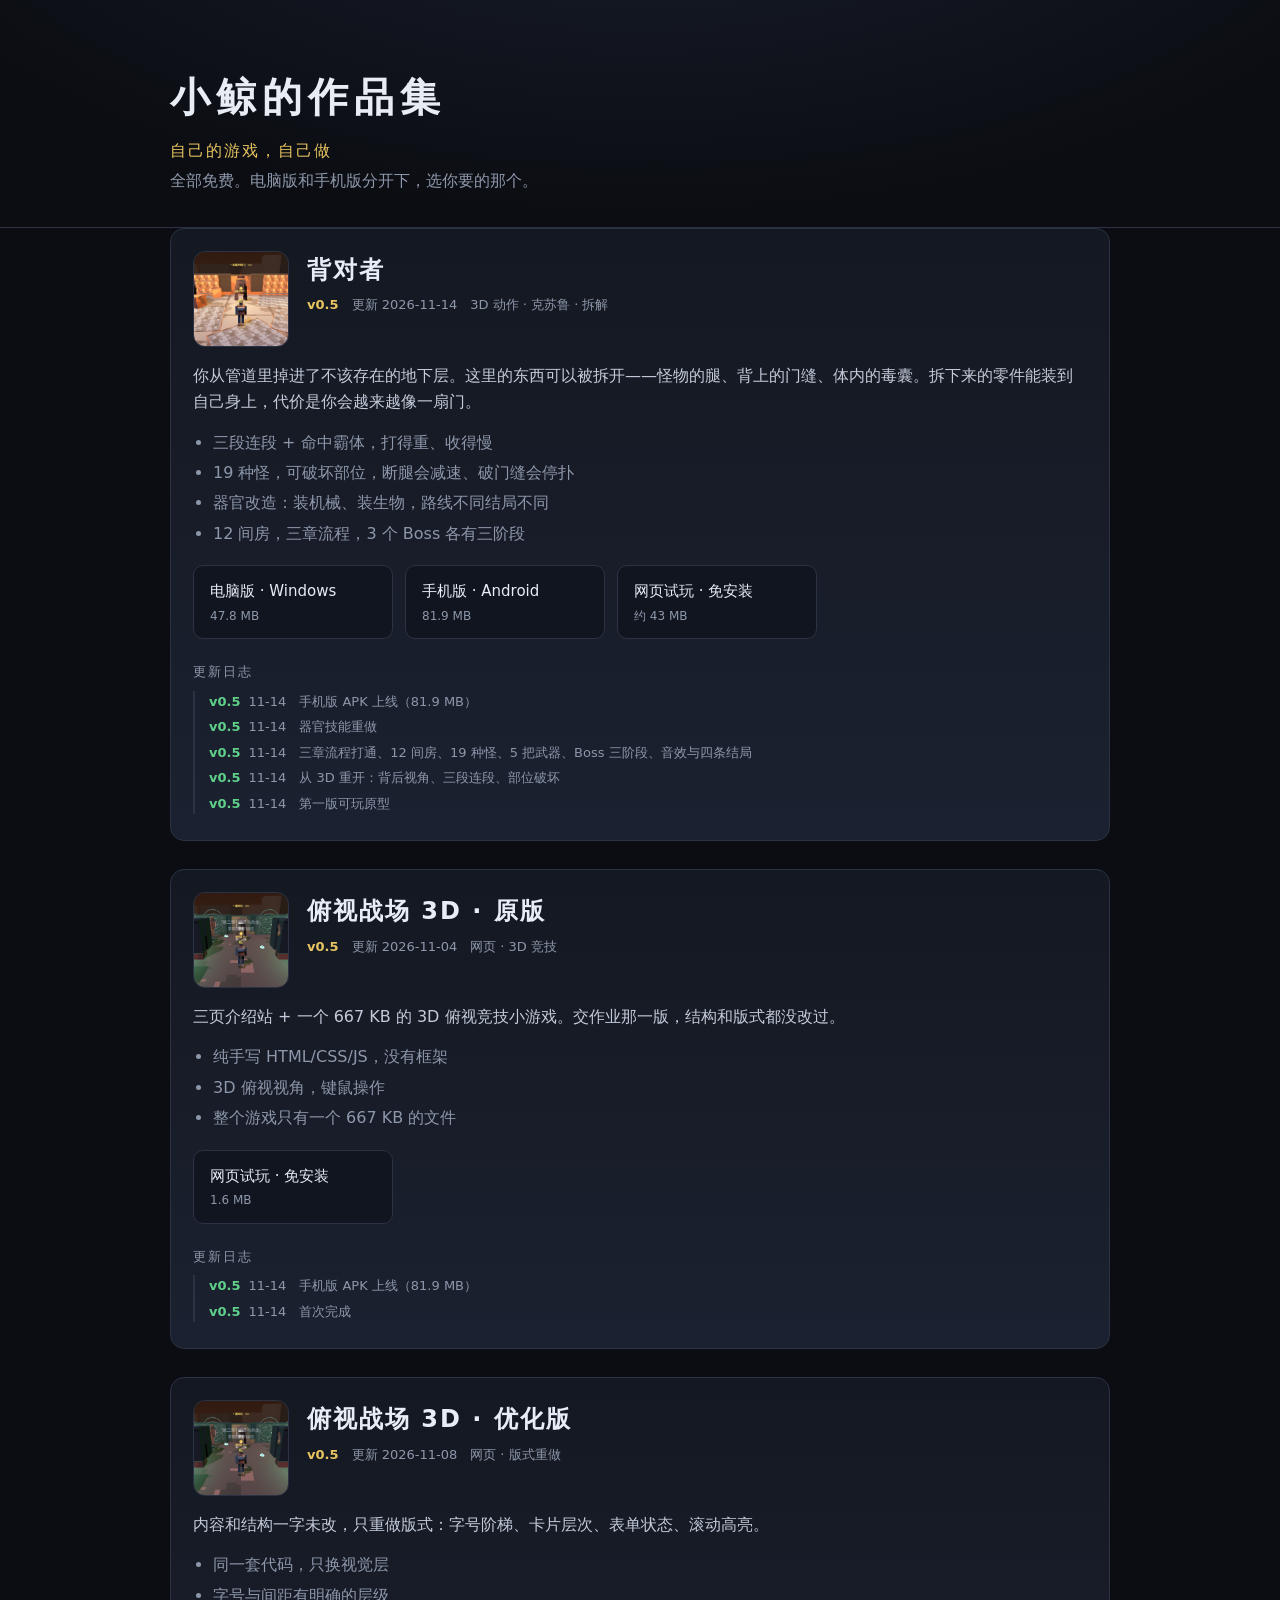
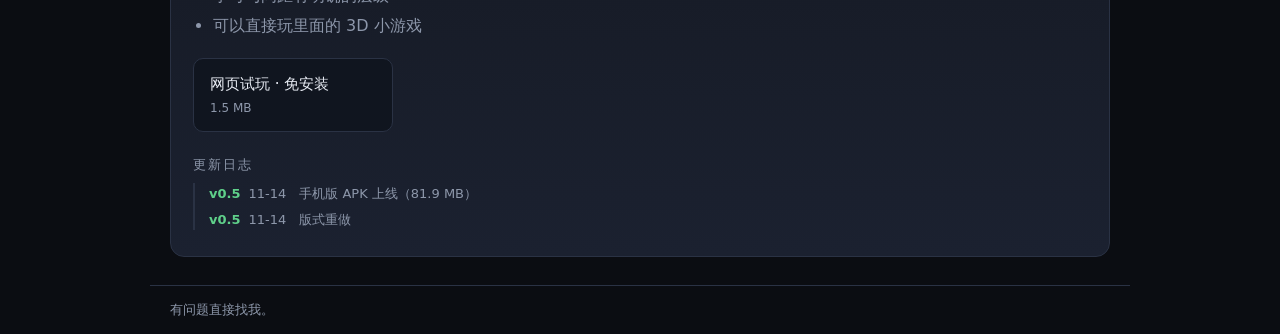
<file: index.html>
<!DOCTYPE html>
<html lang="zh-CN">
<head>
<meta charset="utf-8">
<meta name="viewport" content="width=device-width, initial-scale=1">
<title>小鲸的作品集</title>
<link rel="stylesheet" href="styles.css">
</head>
<body>
<header class="hero">
  <div class="wrap">
    <h1 id="site-title">小鲸的作品集</h1>
    <p class="tag" id="site-sub">自己的游戏，自己做</p>
    <p class="desc" id="site-desc"></p>
  </div>
</header>

<main class="wrap" id="games"></main>

<footer class="wrap">
  <p id="site-footer"></p>
</footer>

<script src="games.js"></script>
<script src="app.js"></script>
</body>
</html>
</file>
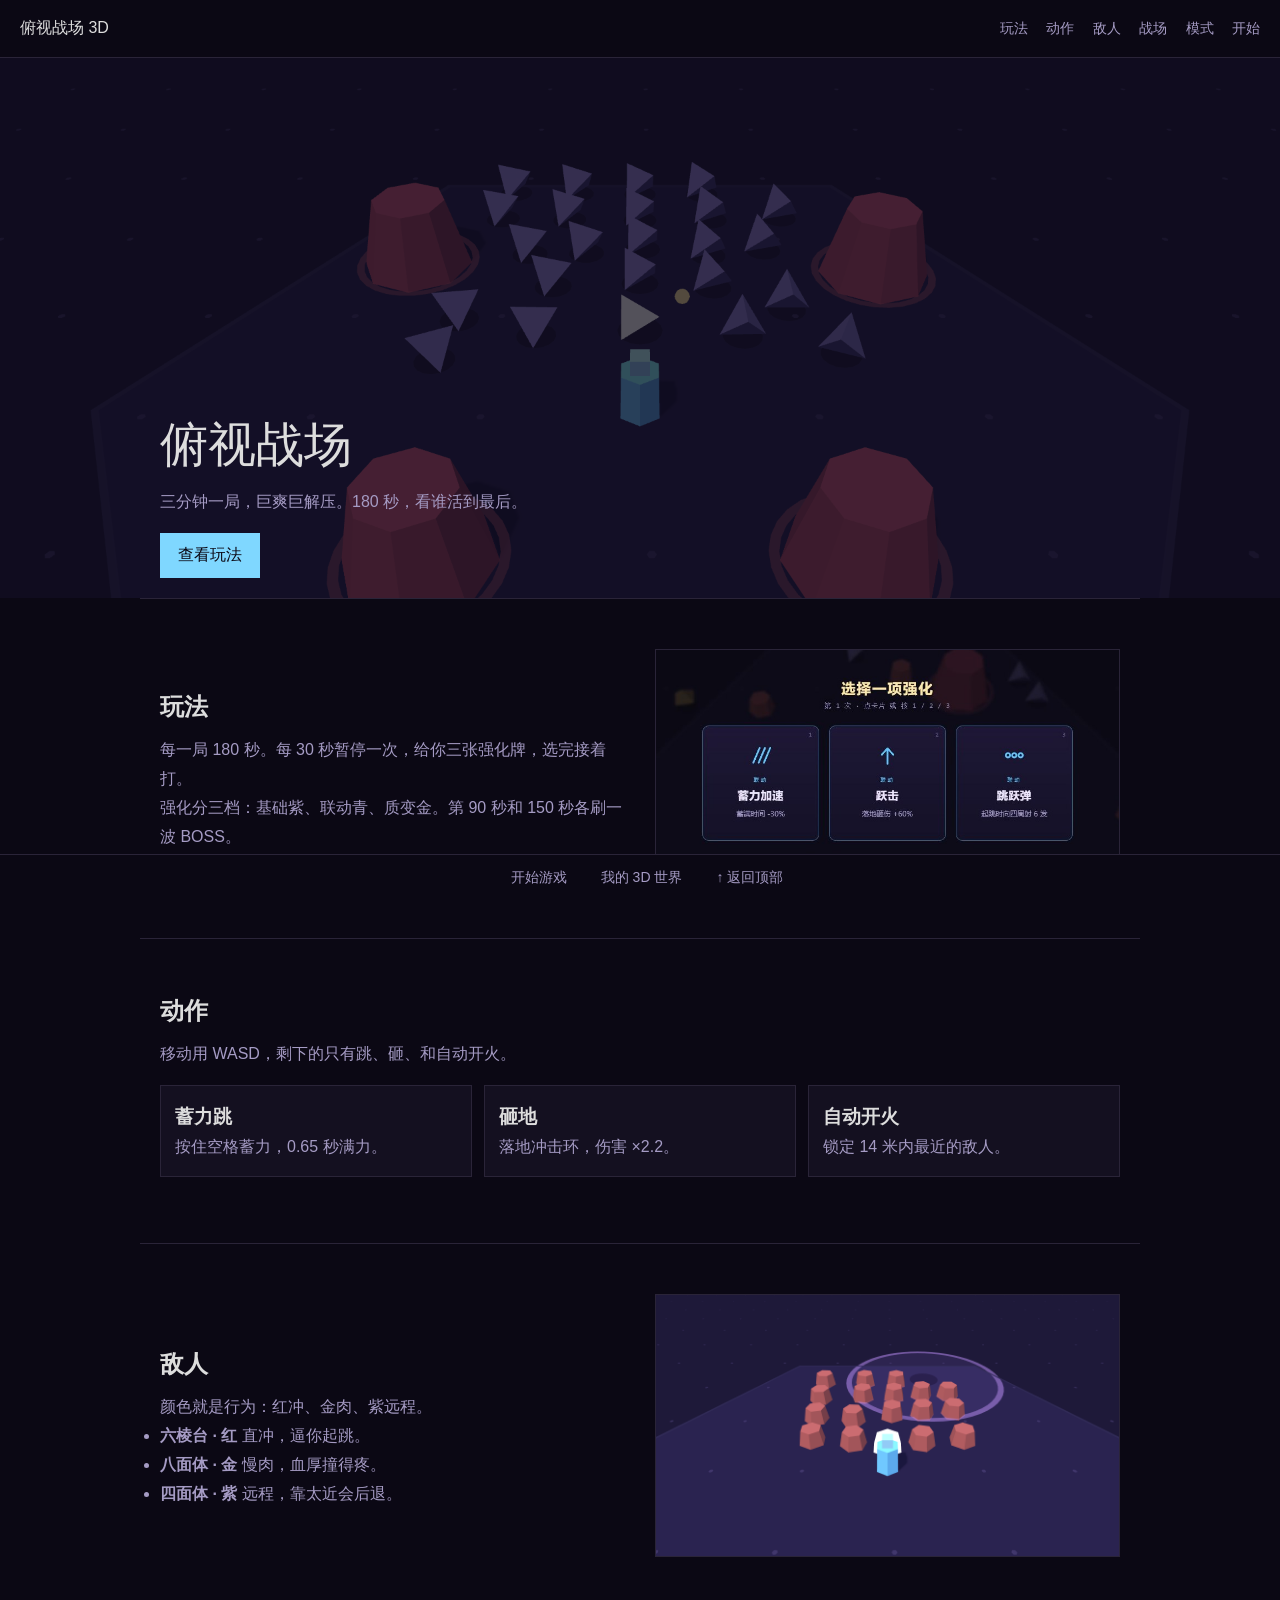
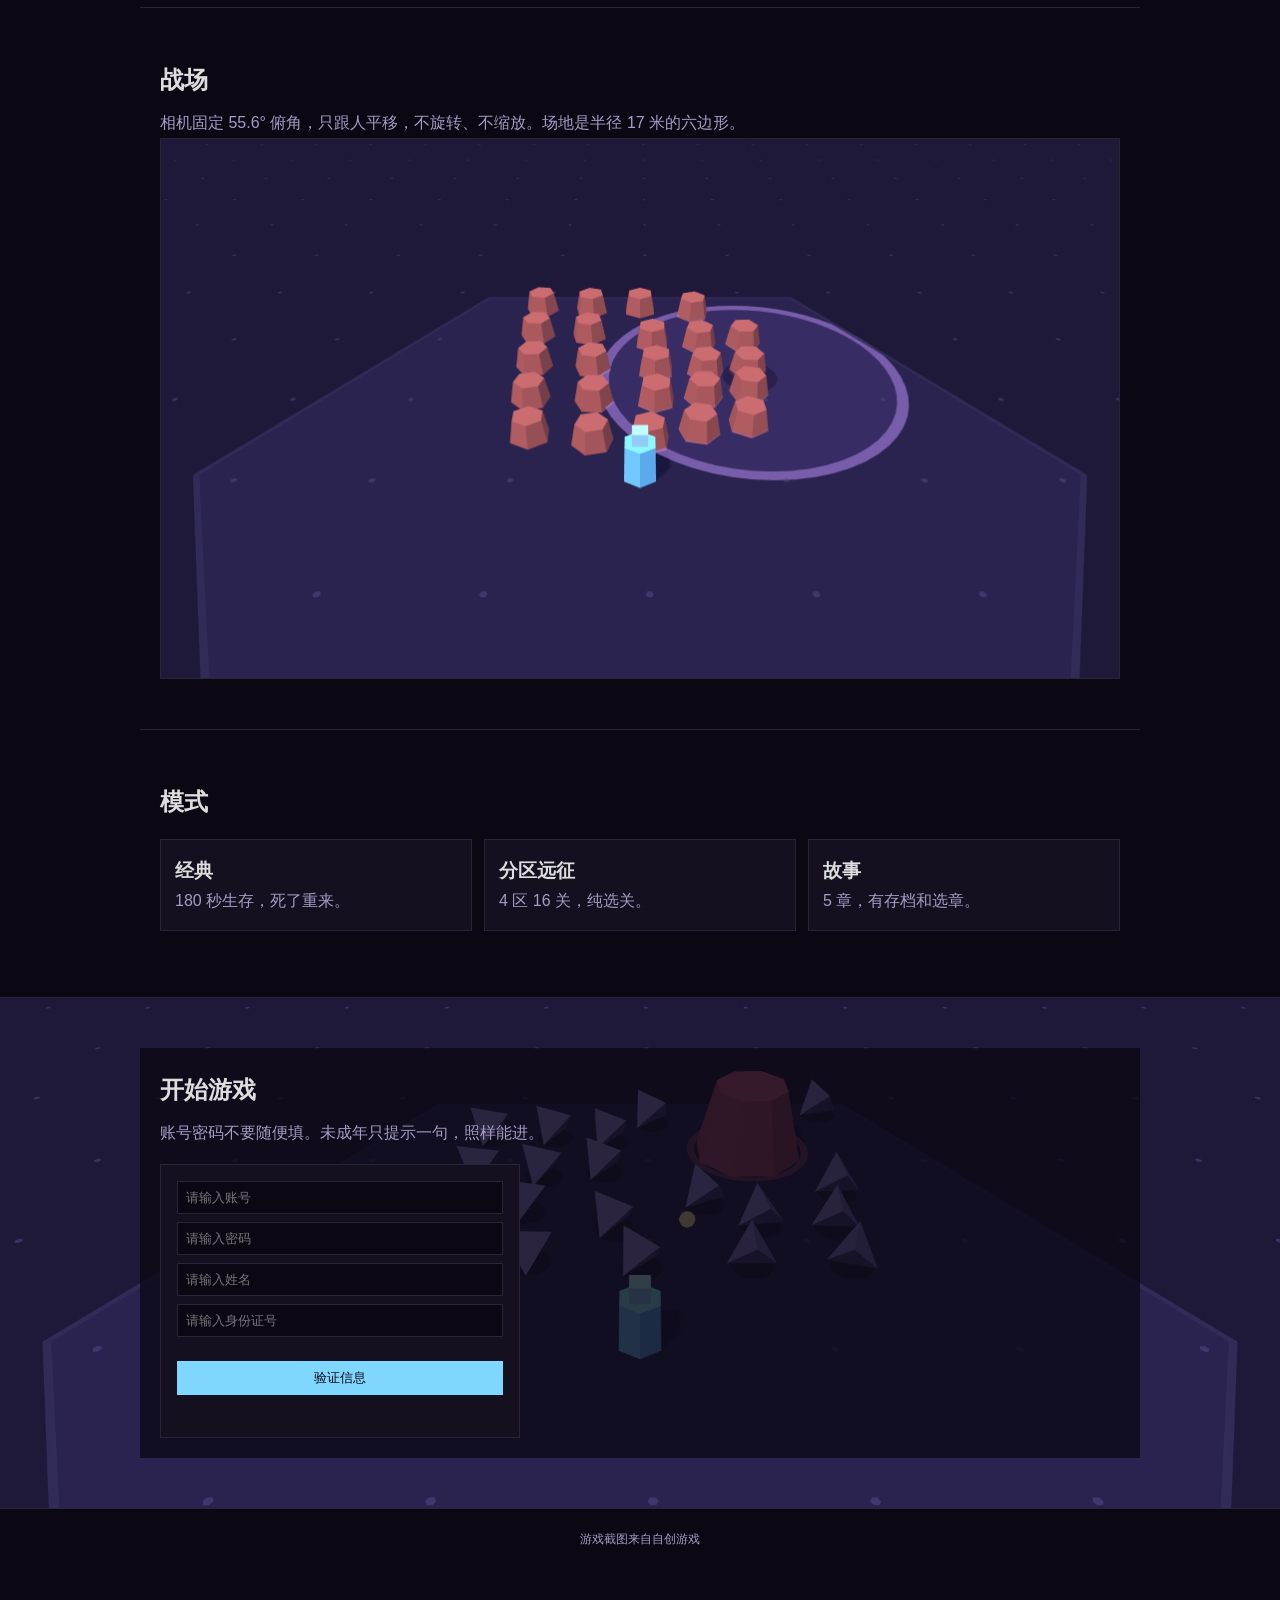
<file: games/fps3d-orig/index.html>
<!DOCTYPE html>
<html lang="zh-CN">
<head>
  <meta charset="UTF-8">
  <meta name="viewport" content="width=device-width, initial-scale=1.0">
  <title>俯视战场 3D</title>
  <link rel="stylesheet" href="css/style.css">
</head>
<body>
  <header>
    <div class="logo">俯视战场 3D</div>
    <nav>
      <a href="#play">玩法</a>
      <a href="#action">动作</a>
      <a href="#enemy">敌人</a>
      <a href="#battlefield">战场</a>
      <a href="#modes">模式</a>
      <a href="#startGame">开始</a>
    </nav>
  </header>

  <div class="hero" id="intro">
    <div class="wrap">
      <h1>俯视战场</h1>
      <p>三分钟一局，巨爽巨解压。180 秒，看谁活到最后。</p>
      <a class="btn" href="#play">查看玩法</a>
    </div>
  </div>

  <main>
    <section class="row" id="play">
      <div>
        <h2>玩法</h2>
        <p>每一局 180 秒。每 30 秒暂停一次，给你三张强化牌，选完接着打。</p>
        <p>强化分三档：基础紫、联动青、质变金。第 90 秒和 150 秒各刷一波 BOSS。</p>
      </div>
      <img src="assets/images/upgrade.jpg" alt="强化三选一">
    </section>

    <section id="action">
      <h2>动作</h2>
      <p>移动用 WASD，剩下的只有跳、砸、和自动开火。</p>
      <div class="cards">
        <div class="card"><h3>蓄力跳</h3><p>按住空格蓄力，0.65 秒满力。</p></div>
        <div class="card"><h3>砸地</h3><p>落地冲击环，伤害 ×2.2。</p></div>
        <div class="card"><h3>自动开火</h3><p>锁定 14 米内最近的敌人。</p></div>
      </div>
    </section>

    <section class="row" id="enemy">
      <div>
        <h2>敌人</h2>
        <p>颜色就是行为：红冲、金肉、紫远程。</p>
        <ul>
          <li><b>六棱台 · 红</b> 直冲，逼你起跳。</li>
          <li><b>八面体 · 金</b> 慢肉，血厚撞得疼。</li>
          <li><b>四面体 · 紫</b> 远程，靠太近会后退。</li>
        </ul>
      </div>
      <img src="assets/images/enemy.png" alt="红怪围上来">
    </section>

    <section id="battlefield">
      <h2>战场</h2>
      <p>相机固定 55.6° 俯角，只跟人平移，不旋转、不缩放。场地是半径 17 米的六边形。</p>
      <img src="assets/images/battlefield.png" alt="BOSS 战">
    </section>

    <section id="modes">
      <h2>模式</h2>
      <div class="cards">
        <div class="card"><h3>经典</h3><p>180 秒生存，死了重来。</p></div>
        <div class="card"><h3>分区远征</h3><p>4 区 16 关，纯选关。</p></div>
        <div class="card"><h3>故事</h3><p>5 章，有存档和选章。</p></div>
      </div>
    </section>

    <section id="startGame">
      <div class="wrap">
        <h2>开始游戏</h2>
        <p>账号密码不要随便填。未成年只提示一句，照样能进。</p>
        <form id="gate">
          <input id="user" placeholder="请输入账号">
          <input id="pass" type="password" placeholder="请输入密码">
          <input id="name" placeholder="请输入姓名">
          <input id="id" maxlength="18" placeholder="请输入身份证号">
          <button class="btn" type="submit">验证信息</button>
          <p id="msg"></p>
          <a id="playLink" href="assets/play/moba3d.html" target="_blank" rel="noopener">进入游戏 →</a>
        </form>
      </div>
    </section>
  </main>

  <footer>游戏截图来自自创游戏</footer>

  <nav class="bottom-nav">
    <a href="#startGame">开始游戏</a>
    <a href="about.html">我的 3D 世界</a>
    <a href="#">↑ 返回顶部</a>
  </nav>
  <div class="bottom-space"></div>

  <script>
    var gate = document.getElementById('gate');
    var msg = document.getElementById('msg');
    var playLink = document.getElementById('playLink');

    gate.addEventListener('submit', function (e) {
      e.preventDefault();
      var user = document.getElementById('user').value;
      var pass = document.getElementById('pass').value;
      var name = document.getElementById('name').value;
      var id = document.getElementById('id').value;

      playLink.style.display = 'none';
      msg.textContent = '';

      if (!user || !pass) { msg.textContent = '请输入账号和密码'; return; }
      if (!name) { msg.textContent = '请输入姓名'; return; }
      if (id.length < 14) { msg.textContent = '身份证号太短'; return; }

      var year = Number(id.slice(6, 10));
      if (!year) { msg.textContent = '第 7–14 位应该是出生日期'; return; }

      var age = new Date().getFullYear() - year;
      msg.textContent = age < 18 ? '未成年只能玩一小时。' : '验证通过，可以进入游戏。';
      playLink.style.display = 'block';
    });
  </script>
</body>
</html>
</file>
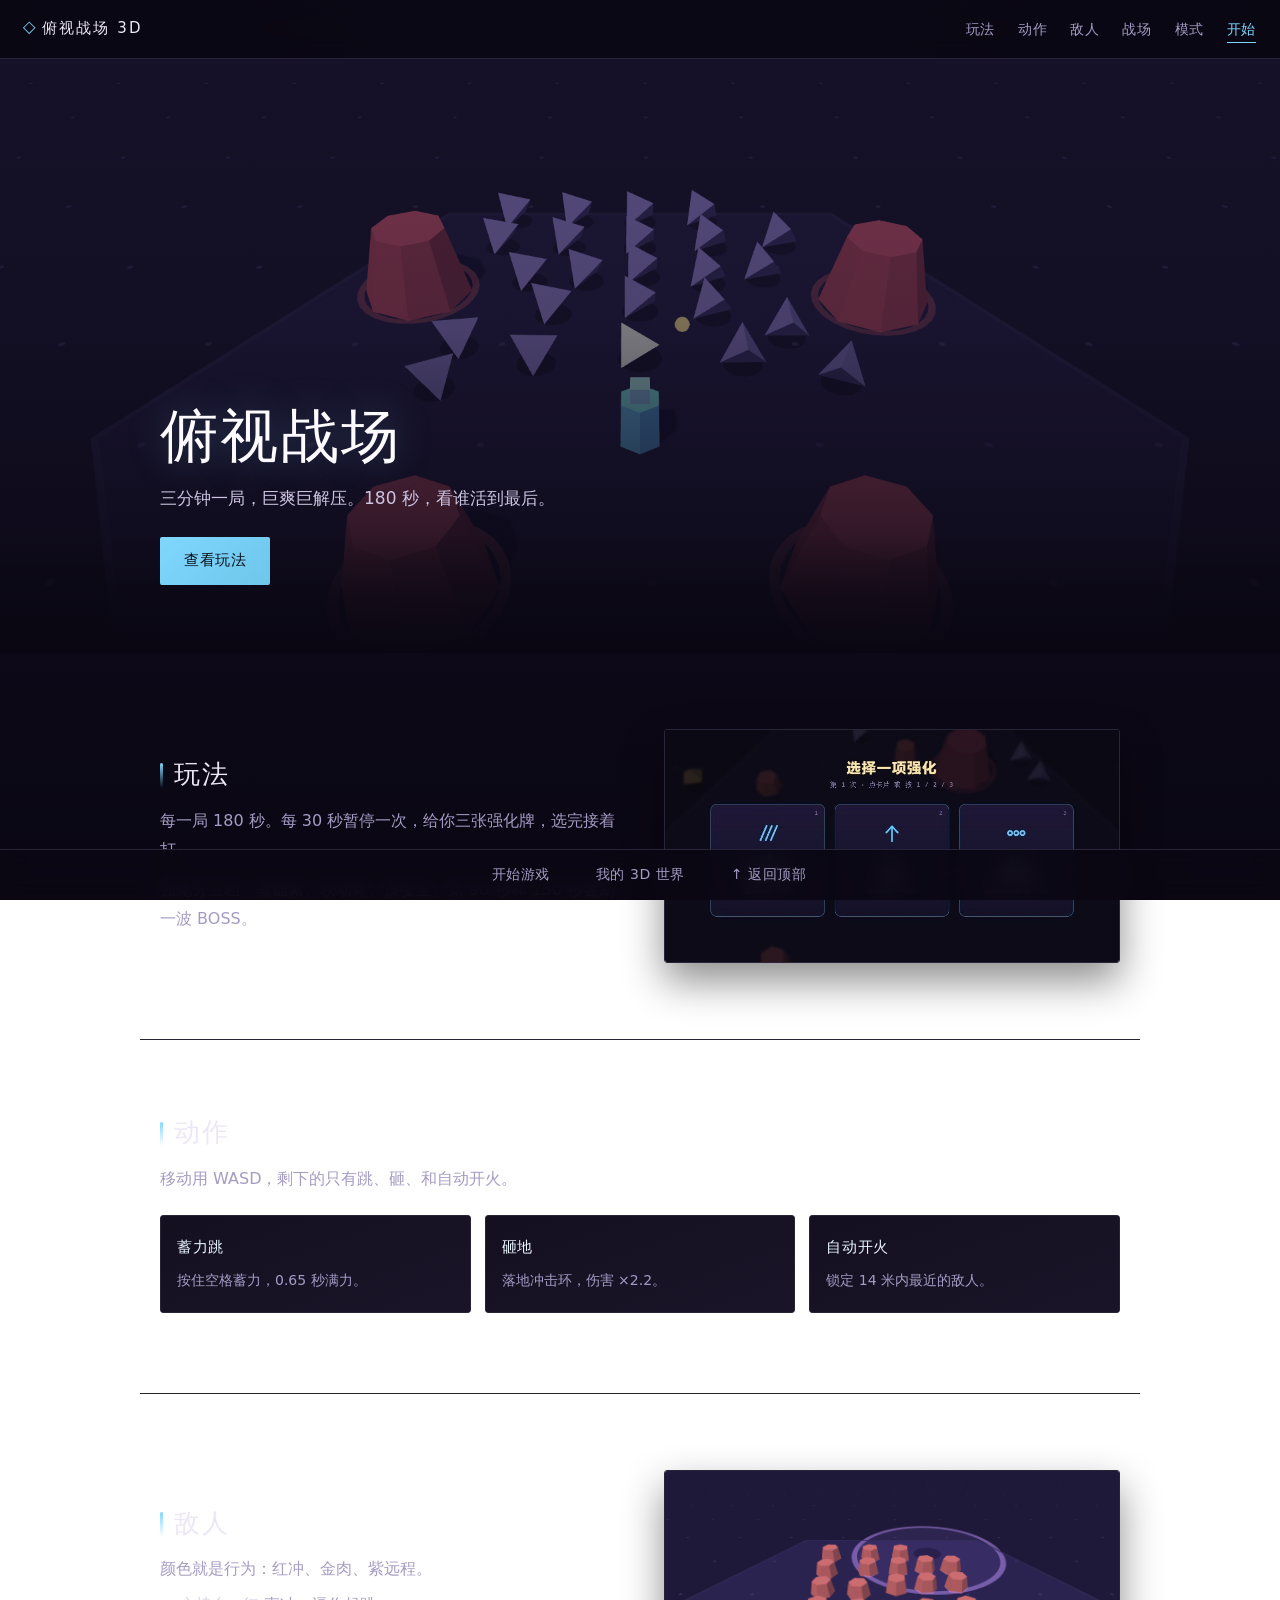
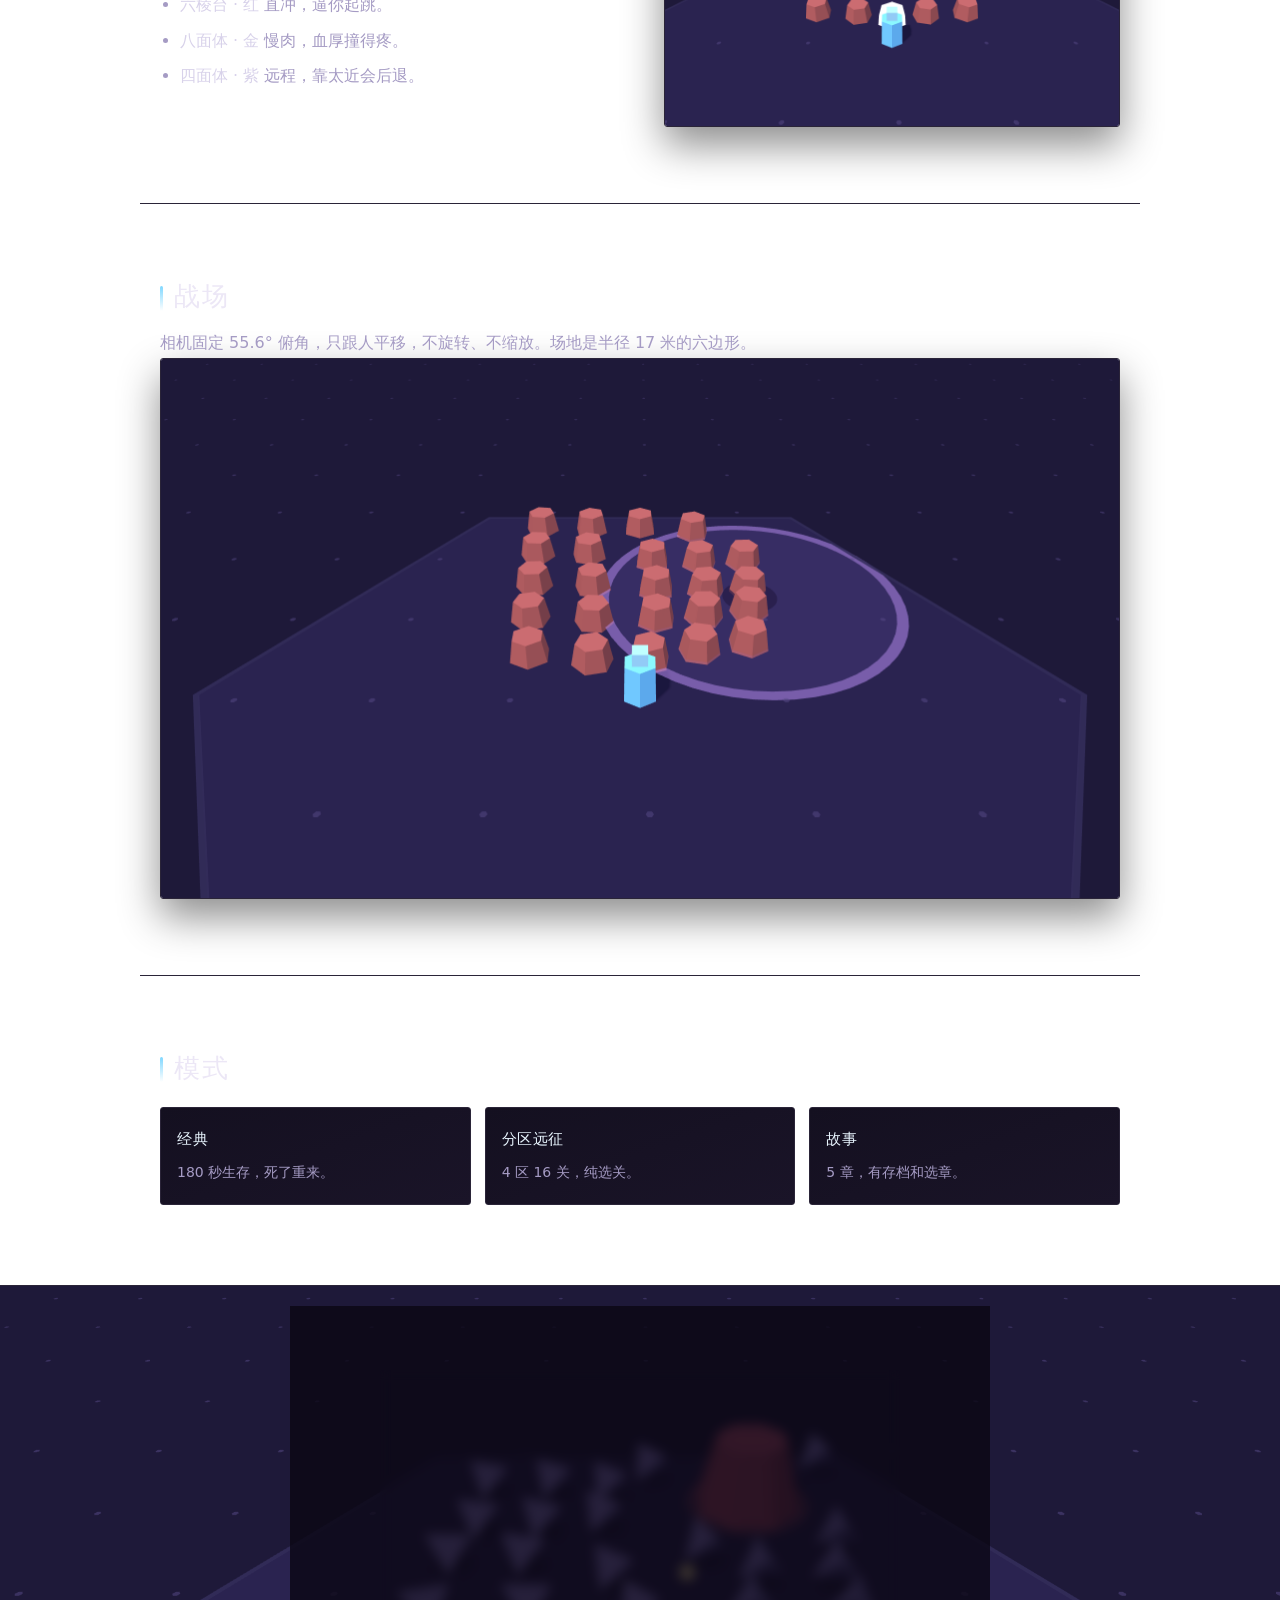
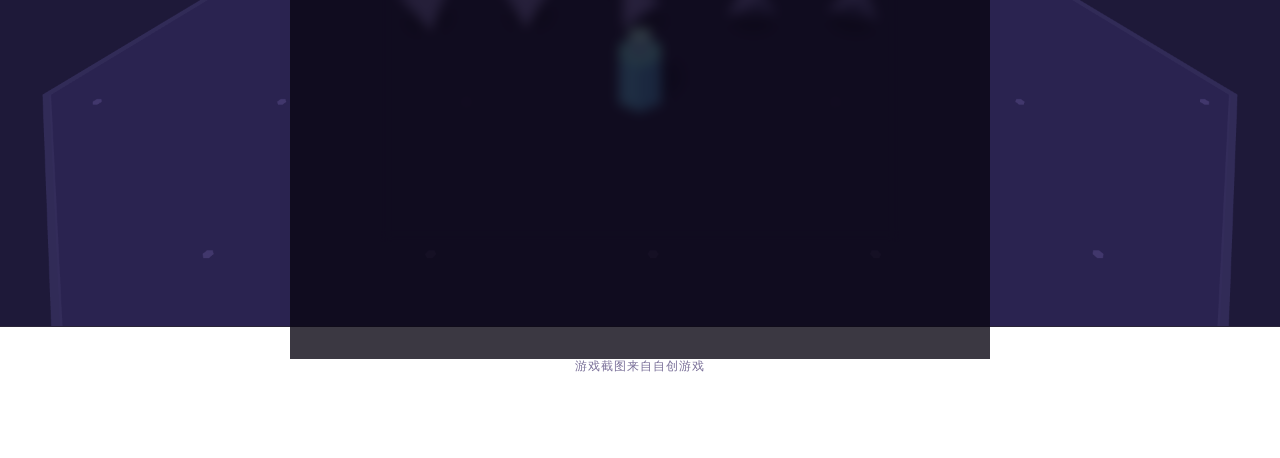
<file: games/fps3d-v2/index.html>
<!DOCTYPE html>
<html lang="zh-CN">
<head>
  <meta charset="UTF-8">
  <meta name="viewport" content="width=device-width, initial-scale=1.0">
  <title>俯视战场 3D</title>
  <link rel="stylesheet" href="css/style.css">
</head>
<body>
  <header>
    <div class="logo">俯视战场 3D</div>
    <nav>
      <a href="#play">玩法</a>
      <a href="#action">动作</a>
      <a href="#enemy">敌人</a>
      <a href="#battlefield">战场</a>
      <a href="#modes">模式</a>
      <a href="#startGame">开始</a>
    </nav>
  </header>

  <div class="hero" id="intro">
    <div class="wrap">
      <h1>俯视战场</h1>
      <p>三分钟一局，巨爽巨解压。180 秒，看谁活到最后。</p>
      <a class="btn" href="#play">查看玩法</a>
    </div>
  </div>

  <main>
    <section class="row" id="play">
      <div>
        <h2>玩法</h2>
        <p>每一局 180 秒。每 30 秒暂停一次，给你三张强化牌，选完接着打。</p>
        <p>强化分三档：基础紫、联动青、质变金。第 90 秒和 150 秒各刷一波 BOSS。</p>
      </div>
      <img src="assets/images/upgrade.jpg" alt="强化三选一">
    </section>

    <section id="action">
      <h2>动作</h2>
      <p>移动用 WASD，剩下的只有跳、砸、和自动开火。</p>
      <div class="cards">
        <div class="card"><h3>蓄力跳</h3><p>按住空格蓄力，0.65 秒满力。</p></div>
        <div class="card"><h3>砸地</h3><p>落地冲击环，伤害 ×2.2。</p></div>
        <div class="card"><h3>自动开火</h3><p>锁定 14 米内最近的敌人。</p></div>
      </div>
    </section>

    <section class="row" id="enemy">
      <div>
        <h2>敌人</h2>
        <p>颜色就是行为：红冲、金肉、紫远程。</p>
        <ul>
          <li><b>六棱台 · 红</b> 直冲，逼你起跳。</li>
          <li><b>八面体 · 金</b> 慢肉，血厚撞得疼。</li>
          <li><b>四面体 · 紫</b> 远程，靠太近会后退。</li>
        </ul>
      </div>
      <img src="assets/images/enemy.png" alt="红怪围上来">
    </section>

    <section id="battlefield">
      <h2>战场</h2>
      <p>相机固定 55.6° 俯角，只跟人平移，不旋转、不缩放。场地是半径 17 米的六边形。</p>
      <img src="assets/images/battlefield.png" alt="BOSS 战">
    </section>

    <section id="modes">
      <h2>模式</h2>
      <div class="cards">
        <div class="card"><h3>经典</h3><p>180 秒生存，死了重来。</p></div>
        <div class="card"><h3>分区远征</h3><p>4 区 16 关，纯选关。</p></div>
        <div class="card"><h3>故事</h3><p>5 章，有存档和选章。</p></div>
      </div>
    </section>

    <section id="startGame">
      <div class="wrap">
        <h2>开始游戏</h2>
        <p>账号密码不要随便填。未成年只提示一句，照样能进。</p>
        <form id="gate">
          <input id="user" placeholder="请输入账号">
          <input id="pass" type="password" placeholder="请输入密码">
          <input id="name" placeholder="请输入姓名">
          <input id="id" maxlength="18" placeholder="请输入身份证号">
          <button class="btn" type="submit">验证信息</button>
          <p id="msg"></p>
          <a id="playLink" href="assets/play/moba3d.html" target="_blank" rel="noopener">进入游戏 →</a>
        </form>
      </div>
    </section>
  </main>

  <footer>游戏截图来自自创游戏</footer>

  <nav class="bottom-nav">
    <a href="#startGame">开始游戏</a>
    <a href="about.html">我的 3D 世界</a>
    <a href="#">↑ 返回顶部</a>
  </nav>
  <div class="bottom-space"></div>

  <script>
    var gate = document.getElementById('gate');
    var msg = document.getElementById('msg');
    var playLink = document.getElementById('playLink');

    gate.addEventListener('submit', function (e) {
      e.preventDefault();
      var user = document.getElementById('user').value;
      var pass = document.getElementById('pass').value;
      var name = document.getElementById('name').value;
      var id = document.getElementById('id').value;

      playLink.style.display = 'none';
      msg.textContent = '';

      if (!user || !pass) { msg.textContent = '请输入账号和密码'; return; }
      if (!name) { msg.textContent = '请输入姓名'; return; }
      if (id.length < 14) { msg.textContent = '身份证号太短'; return; }

      var year = Number(id.slice(6, 10));
      if (!year) { msg.textContent = '第 7–14 位应该是出生日期'; return; }

      var age = new Date().getFullYear() - year;
      msg.textContent = age < 18 ? '未成年只能玩一小时。' : '验证通过，可以进入游戏。';
      playLink.style.display = 'block';
    });
  </script>

  <script>
    /* 版式增强：只动表现，不改文案与结构 */
    (function () {
      var motion = window.matchMedia('(prefers-reduced-motion: reduce)').matches;
      var header = document.querySelector('header');
      var navLinks = Array.prototype.slice.call(document.querySelectorAll('header nav a'));
      var blocks = Array.prototype.slice.call(document.querySelectorAll('section[id]'));
      var msg = document.getElementById('msg');

      function onScroll() {
        header.classList.toggle('scrolled', window.scrollY > 8);
      }
      window.addEventListener('scroll', onScroll, { passive: true });
      onScroll();

      if ('IntersectionObserver' in window) {
        var navIo = new IntersectionObserver(function (entries) {
          entries.forEach(function (entry) {
            if (!entry.isIntersecting) return;
            var hash = '#' + entry.target.id;
            navLinks.forEach(function (a) {
              a.classList.toggle('on', a.getAttribute('href') === hash);
            });
          });
        }, { rootMargin: '-45% 0px -50% 0px' });
        blocks.forEach(function (el) { navIo.observe(el); });

        if (!motion) {
          var fadeIo = new IntersectionObserver(function (entries) {
            entries.forEach(function (entry) {
              if (!entry.isIntersecting) return;
              entry.target.classList.add('in');
              fadeIo.unobserve(entry.target);
            });
          }, { threshold: 0.12 });
          blocks.forEach(function (el) {
            el.classList.add('reveal');
            fadeIo.observe(el);
          });

          /* 兜底：3 秒后无论 IO 有没有触发都显示，避免内容永久隐藏 */
          setTimeout(function () {
            blocks.forEach(function (el) { el.classList.add('in'); });
          }, 3000);
        }
      }

      if (msg) {
        var watch = new MutationObserver(function () {
          var text = msg.textContent.trim();
          msg.classList.toggle('ok', text.indexOf('验证通过') > -1);
          msg.classList.toggle('err', text.length > 0 && text.indexOf('验证通过') === -1);
        });
        watch.observe(msg, { childList: true, characterData: true, subtree: true });
      }
    })();
  </script>
</body>
</html>
</file>
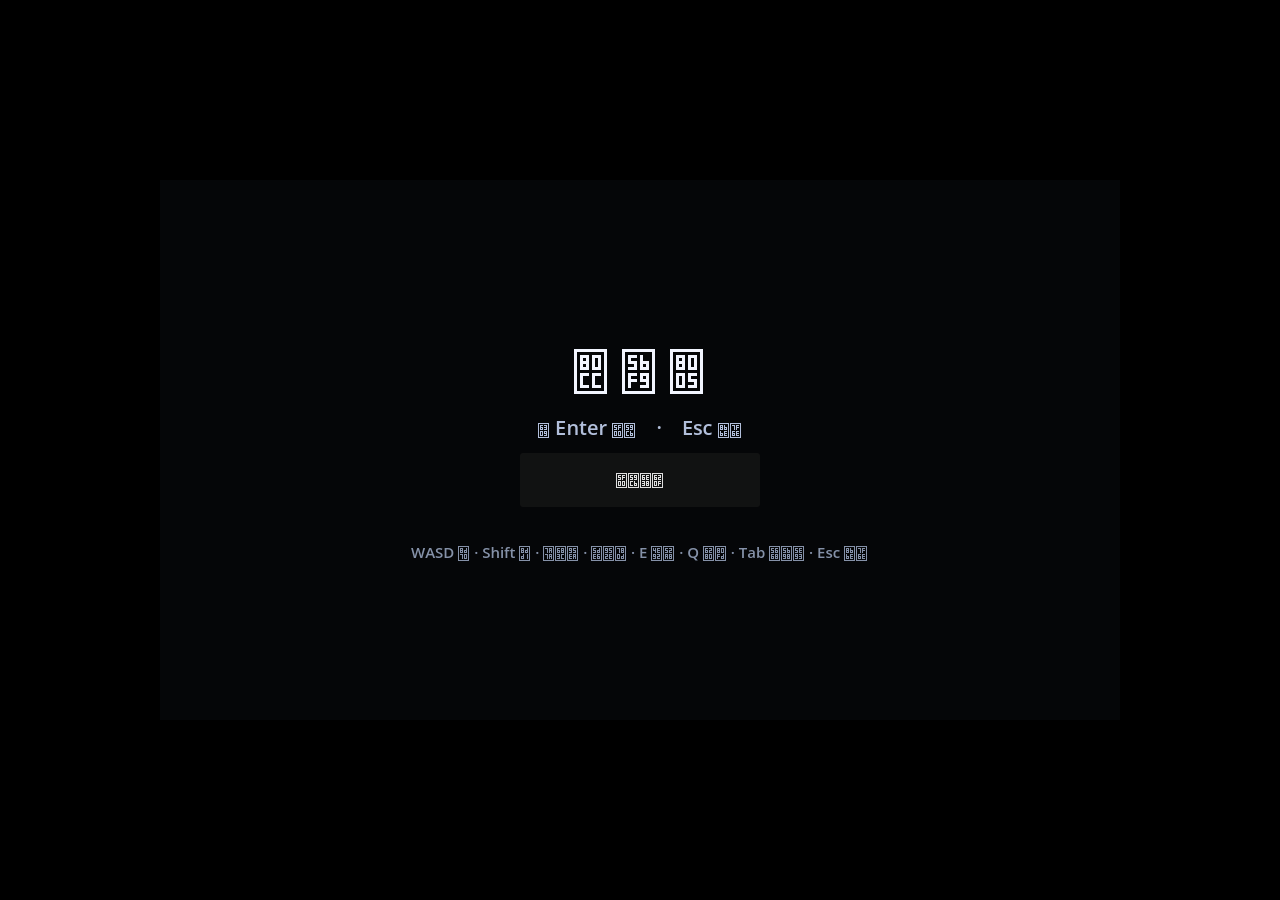
<file: play/backsider/index.html>
<!DOCTYPE html>
<html lang="en">
	<head>
		<meta charset="utf-8">
		<meta name="viewport" content="width=device-width, user-scalable=no, initial-scale=1.0">
		<title>Backsider 3D v2</title>
		<style>
html, body, #canvas {
	margin: 0;
	padding: 0;
	border: 0;
}

body {
	color: white;
	background-color: black;
	overflow: hidden;
	touch-action: none;
}

#canvas {
	display: block;
}

#canvas:focus {
	outline: none;
}

#status, #status-splash, #status-progress {
	position: absolute;
	left: 0;
	right: 0;
}

#status, #status-splash {
	top: 0;
	bottom: 0;
}

#status {
	background-color: #242424;
	display: flex;
	flex-direction: column;
	justify-content: center;
	align-items: center;
	visibility: hidden;
}

#status-splash {
	max-height: 100%;
	max-width: 100%;
	margin: auto;
}

#status-splash.show-image--false {
	display: none;
}

#status-splash.fullsize--true {
	height: 100%;
	width: 100%;
	object-fit: contain;
}

#status-splash.use-filter--false {
	image-rendering: pixelated;
}

#status-progress, #status-notice {
	display: none;
}

#status-progress {
	bottom: 10%;
	width: 50%;
	margin: 0 auto;
}

#status-notice {
	background-color: #5b3943;
	border-radius: 0.5rem;
	border: 1px solid #9b3943;
	color: #e0e0e0;
	font-family: 'Noto Sans', 'Droid Sans', Arial, sans-serif;
	line-height: 1.3;
	margin: 0 2rem;
	overflow: hidden;
	padding: 1rem;
	text-align: center;
	z-index: 1;
}
		</style>
		<link id="-gd-engine-icon" rel="icon" type="image/png" href="index.icon.png" />
<link rel="apple-touch-icon" href="index.apple-touch-icon.png"/>

	</head>
	<body>
		<canvas id="canvas">
			Your browser does not support the canvas tag.
		</canvas>

		<noscript>
			Your browser does not support JavaScript.
		</noscript>

		<div id="status">
			<img id="status-splash" class="show-image--true fullsize--true use-filter--true" src="index.png" alt="">
			<progress id="status-progress"></progress>
			<div id="status-notice"></div>
		</div>

		<script src="index.js"></script>
		<script>
const GODOT_CONFIG = {"args":[],"canvasResizePolicy":2,"emscriptenPoolSize":8,"ensureCrossOriginIsolationHeaders":true,"executable":"index","experimentalVK":false,"fileSizes":{"index.pck":7014104,"index.wasm":37686550},"focusCanvas":true,"gdextensionLibs":[],"godotPoolSize":4};
const GODOT_THREADS_ENABLED = false;
const engine = new Engine(GODOT_CONFIG);

(function () {
	const statusOverlay = document.getElementById('status');
	const statusProgress = document.getElementById('status-progress');
	const statusNotice = document.getElementById('status-notice');

	let initializing = true;
	let statusMode = '';

	function setStatusMode(mode) {
		if (statusMode === mode || !initializing) {
			return;
		}
		if (mode === 'hidden') {
			statusOverlay.remove();
			initializing = false;
			return;
		}
		statusOverlay.style.visibility = 'visible';
		statusProgress.style.display = mode === 'progress' ? 'block' : 'none';
		statusNotice.style.display = mode === 'notice' ? 'block' : 'none';
		statusMode = mode;
	}

	function setStatusNotice(text) {
		while (statusNotice.lastChild) {
			statusNotice.removeChild(statusNotice.lastChild);
		}
		const lines = text.split('\n');
		lines.forEach((line) => {
			statusNotice.appendChild(document.createTextNode(line));
			statusNotice.appendChild(document.createElement('br'));
		});
	}

	function displayFailureNotice(err) {
		console.error(err);
		if (err instanceof Error) {
			setStatusNotice(err.message);
		} else if (typeof err === 'string') {
			setStatusNotice(err);
		} else {
			setStatusNotice('An unknown error occurred.');
		}
		setStatusMode('notice');
		initializing = false;
	}

	const missing = Engine.getMissingFeatures({
		threads: GODOT_THREADS_ENABLED,
	});

	if (missing.length !== 0) {
		if (GODOT_CONFIG['serviceWorker'] && GODOT_CONFIG['ensureCrossOriginIsolationHeaders'] && 'serviceWorker' in navigator) {
			let serviceWorkerRegistrationPromise;
			try {
				serviceWorkerRegistrationPromise = navigator.serviceWorker.getRegistration();
			} catch (err) {
				serviceWorkerRegistrationPromise = Promise.reject(new Error('Service worker registration failed.'));
			}
			// There's a chance that installing the service worker would fix the issue
			Promise.race([
				serviceWorkerRegistrationPromise.then((registration) => {
					if (registration != null) {
						return Promise.reject(new Error('Service worker already exists.'));
					}
					return registration;
				}).then(() => engine.installServiceWorker()),
				// For some reason, `getRegistration()` can stall
				new Promise((resolve) => {
					setTimeout(() => resolve(), 2000);
				}),
			]).then(() => {
				// Reload if there was no error.
				window.location.reload();
			}).catch((err) => {
				console.error('Error while registering service worker:', err);
			});
		} else {
			// Display the message as usual
			const missingMsg = 'Error\nThe following features required to run Godot projects on the Web are missing:\n';
			displayFailureNotice(missingMsg + missing.join('\n'));
		}
	} else {
		setStatusMode('progress');
		engine.startGame({
			'onProgress': function (current, total) {
				if (current > 0 && total > 0) {
					statusProgress.value = current;
					statusProgress.max = total;
				} else {
					statusProgress.removeAttribute('value');
					statusProgress.removeAttribute('max');
				}
			},
		}).then(() => {
			setStatusMode('hidden');
		}, displayFailureNotice);
	}
}());
		</script>
	</body>
</html>
</file>
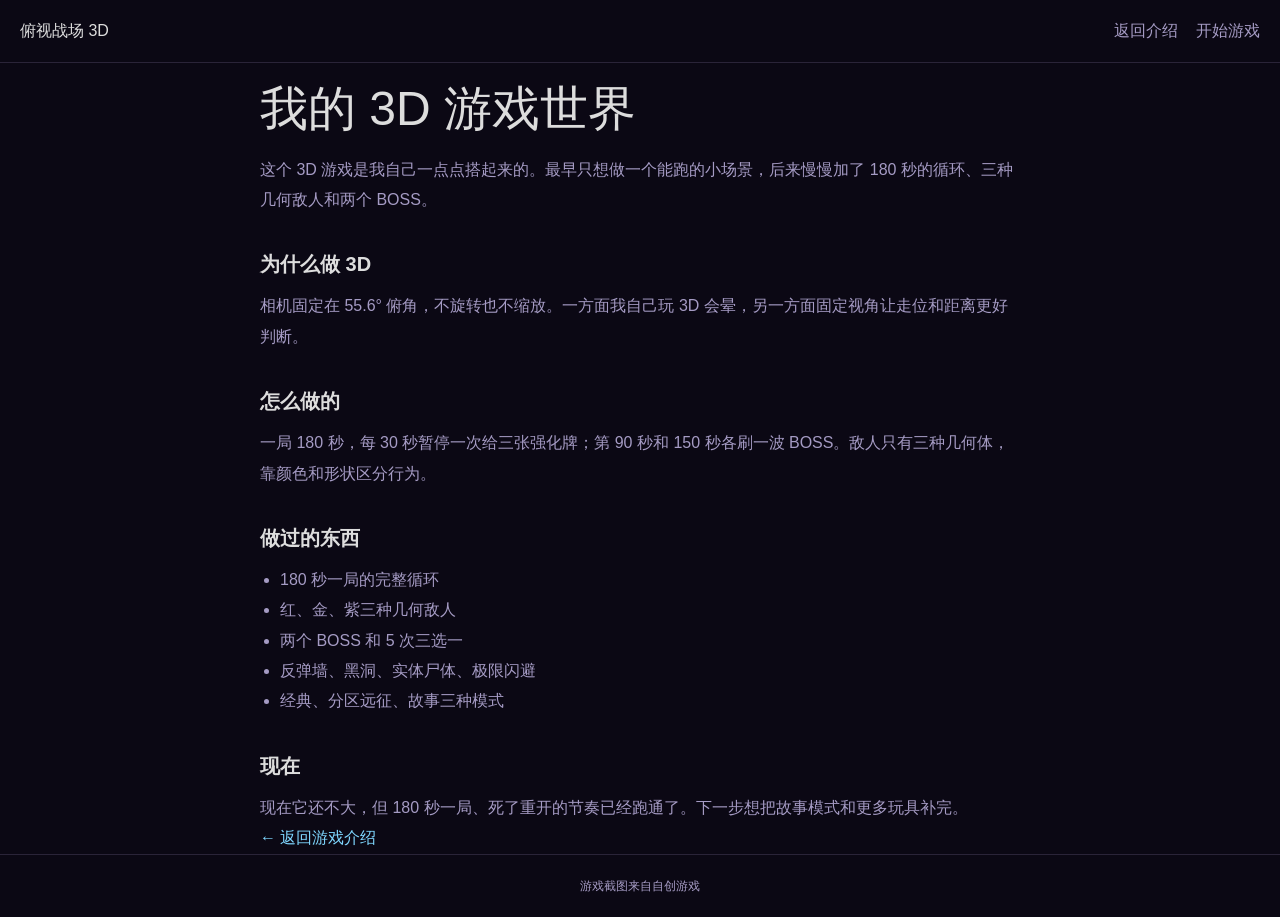
<file: games/fps3d-orig/about.html>
<!DOCTYPE html>
<html lang="zh-CN">
<head>
  <meta charset="UTF-8">
  <meta name="viewport" content="width=device-width, initial-scale=1.0">
  <title>我的 3D 游戏世界</title>
  <style>
    * {
      margin: 0;
      padding: 0;
      box-sizing: border-box;
    }
    body {
      background: #0b0814;
      color: #ddd;
      font: 16px/1.9 sans-serif;
    }
    a {
      color: #7fd7ff;
      text-decoration: none;
    }
    .wrap {
      max-width: 800px;
      margin: 0 auto;
      padding: 0 20px;
    }
    header {
      display: flex;
      justify-content: space-between;
      padding: 16px 20px;
      border-bottom: 1px solid #2a2438;
    }
    nav a {
      margin-left: 14px;
      color: #a59bc4;
    }
    main {
      padding: 50px 0 70px;
    }
    h1 {
      font-size: 48px;
      font-weight: 300;
    }
    h2 {
      font-size: 20px;
      margin: 30px 0 8px;
    }
    p, li {
      color: #a59bc4;
    }
    ul {
      padding-left: 20px;
    }
    footer {
      padding: 20px;
      text-align: center;
      border-top: 1px solid #2a2438;
      color: #a59bc4;
      font-size: 12px;
    }
    @media (max-width: 800px) {
      h1 {
        font-size: 34px;
      }
    }
  </style>
</head>
<body>
  <header>
    <div class="logo">俯视战场 3D</div>
    <nav>
      <a href="index.html">返回介绍</a>
      <a href="index.html#startGame">开始游戏</a>
    </nav>
  </header>

  <main class="wrap">
    <h1>我的 3D 游戏世界</h1>
    <p>这个 3D 游戏是我自己一点点搭起来的。最早只想做一个能跑的小场景，后来慢慢加了 180 秒的循环、三种几何敌人和两个 BOSS。</p>

    <h2>为什么做 3D</h2>
    <p>相机固定在 55.6° 俯角，不旋转也不缩放。一方面我自己玩 3D 会晕，另一方面固定视角让走位和距离更好判断。</p>

    <h2>怎么做的</h2>
    <p>一局 180 秒，每 30 秒暂停一次给三张强化牌；第 90 秒和 150 秒各刷一波 BOSS。敌人只有三种几何体，靠颜色和形状区分行为。</p>

    <h2>做过的东西</h2>
    <ul>
      <li>180 秒一局的完整循环</li>
      <li>红、金、紫三种几何敌人</li>
      <li>两个 BOSS 和 5 次三选一</li>
      <li>反弹墙、黑洞、实体尸体、极限闪避</li>
      <li>经典、分区远征、故事三种模式</li>
    </ul>

    <h2>现在</h2>
    <p>现在它还不大，但 180 秒一局、死了重开的节奏已经跑通了。下一步想把故事模式和更多玩具补完。</p>

    <p><a href="index.html">← 返回游戏介绍</a></p>
  </main>

  <footer>游戏截图来自自创游戏</footer>
</body>
</html>
</file>
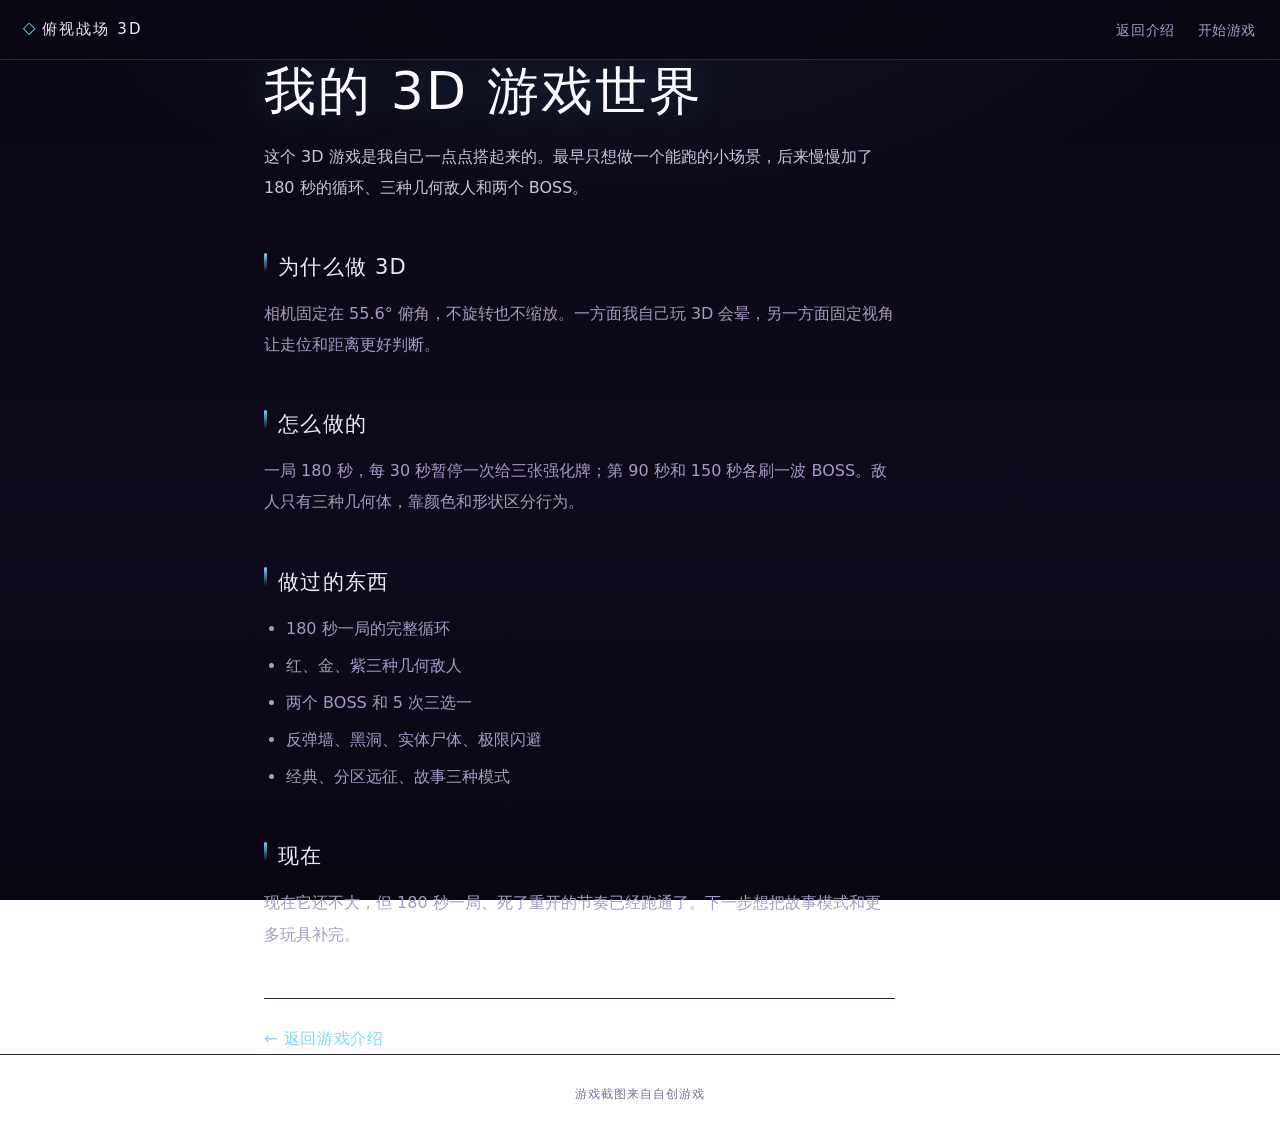
<file: games/fps3d-v2/about.html>
<!DOCTYPE html>
<html lang="zh-CN">
<head>
  <meta charset="UTF-8">
  <meta name="viewport" content="width=device-width, initial-scale=1.0">
  <title>我的 3D 游戏世界</title>
  <style>
    :root {
      --bg: #0a0713;
      --line: #2a2438;
      --line-soft: rgba(127, 215, 255, .16);
      --ink: #ece7f6;
      --muted: #a59bc4;
      --cyan: #7fd7ff;
      --font: "PingFang SC", "Microsoft YaHei UI", "Microsoft YaHei", "Segoe UI", system-ui, -apple-system, sans-serif;
    }
    * {
      margin: 0;
      padding: 0;
      box-sizing: border-box;
    }
    body {
      background:
        radial-gradient(900px 460px at 50% -10%, rgba(127, 215, 255, .07), transparent 70%),
        linear-gradient(180deg, var(--bg) 0%, #0e0a1b 60%, var(--bg) 100%);
      background-attachment: fixed;
      color: var(--ink);
      font: 16px/1.95 var(--font);
      -webkit-font-smoothing: antialiased;
    }
    a {
      color: var(--cyan);
      text-decoration: none;
      transition: color .25s;
    }
    .wrap {
      max-width: 800px;
      margin: 0 auto;
      padding: 0 24px;
    }
    header {
      position: sticky;
      top: 0;
      z-index: 10;
      display: flex;
      justify-content: space-between;
      align-items: center;
      padding: 14px 24px;
      background: rgba(10, 7, 19, .86);
      backdrop-filter: blur(10px);
      border-bottom: 1px solid var(--line);
    }
    .logo {
      font-size: 15px;
      letter-spacing: .14em;
      color: var(--ink);
    }
    .logo::before {
      content: "";
      display: inline-block;
      width: 7px;
      height: 7px;
      margin-right: 9px;
      border: 1px solid var(--cyan);
      transform: rotate(45deg) translateY(-1px);
      vertical-align: middle;
      opacity: .85;
    }
    nav a {
      margin-left: 18px;
      color: var(--muted);
      font-size: 14px;
      letter-spacing: .04em;
    }
    nav a:hover {
      color: var(--cyan);
    }
    main {
      padding: 72px 0 90px;
    }
    h1 {
      font-size: 52px;
      font-weight: 300;
      letter-spacing: .04em;
      line-height: 1.2;
      color: #fdfbff;
      text-shadow: 0 0 40px rgba(127, 215, 255, .22);
    }
    main > p:first-of-type {
      margin-top: 18px;
      max-width: 60ch;
      color: #cbc3e0;
    }
    h2 {
      position: relative;
      margin: 44px 0 10px;
      padding-left: 14px;
      font-size: 21px;
      font-weight: 400;
      letter-spacing: .06em;
      color: var(--ink);
    }
    h2::before {
      content: "";
      position: absolute;
      left: 0;
      top: .28em;
      width: 3px;
      height: .9em;
      background: linear-gradient(180deg, var(--cyan), transparent);
      border-radius: 2px;
    }
    p, li {
      color: var(--muted);
      max-width: 62ch;
    }
    ul {
      padding-left: 22px;
      margin-top: 8px;
    }
    li + li {
      margin-top: 6px;
    }
    main > p:last-of-type {
      margin-top: 48px;
      padding-top: 24px;
      border-top: 1px solid var(--line);
    }
    main > p:last-of-type a {
      letter-spacing: .04em;
    }
    footer {
      padding: 28px 20px;
      text-align: center;
      border-top: 1px solid var(--line);
      color: #7a7099;
      font-size: 12px;
      letter-spacing: .08em;
    }
    @media (max-width: 800px) {
      h1 {
        font-size: 36px;
      }
      h2 {
        font-size: 19px;
      }
      main {
        padding: 52px 0 70px;
      }
      header {
        padding: 12px 16px;
      }
      nav a {
        margin-left: 12px;
        font-size: 13px;
      }
    }
    @media (max-width: 420px) {
      h1 {
        font-size: 30px;
      }
    }
  </style>
</head>
<body>
  <header>
    <div class="logo">俯视战场 3D</div>
    <nav>
      <a href="index.html">返回介绍</a>
      <a href="index.html#startGame">开始游戏</a>
    </nav>
  </header>

  <main class="wrap">
    <h1>我的 3D 游戏世界</h1>
    <p>这个 3D 游戏是我自己一点点搭起来的。最早只想做一个能跑的小场景，后来慢慢加了 180 秒的循环、三种几何敌人和两个 BOSS。</p>

    <h2>为什么做 3D</h2>
    <p>相机固定在 55.6° 俯角，不旋转也不缩放。一方面我自己玩 3D 会晕，另一方面固定视角让走位和距离更好判断。</p>

    <h2>怎么做的</h2>
    <p>一局 180 秒，每 30 秒暂停一次给三张强化牌；第 90 秒和 150 秒各刷一波 BOSS。敌人只有三种几何体，靠颜色和形状区分行为。</p>

    <h2>做过的东西</h2>
    <ul>
      <li>180 秒一局的完整循环</li>
      <li>红、金、紫三种几何敌人</li>
      <li>两个 BOSS 和 5 次三选一</li>
      <li>反弹墙、黑洞、实体尸体、极限闪避</li>
      <li>经典、分区远征、故事三种模式</li>
    </ul>

    <h2>现在</h2>
    <p>现在它还不大，但 180 秒一局、死了重开的节奏已经跑通了。下一步想把故事模式和更多玩具补完。</p>

    <p><a href="index.html">← 返回游戏介绍</a></p>
  </main>

  <footer>游戏截图来自自创游戏</footer>
</body>
</html>
</file>
<file: styles.css>
:root {
  --bg: #0b0d12;
  --panel: #141821;
  --panel2: #1b2130;
  --line: #2a3244;
  --text: #e8ecf4;
  --dim: #8d97aa;
  --gold: #e8c460;
  --red: #e2604e;
  --green: #5fd08a;
}

* { box-sizing: border-box; }

body {
  margin: 0;
  background:
    radial-gradient(1200px 600px at 50% -200px, #1a2030 0%, transparent 70%),
    var(--bg);
  color: var(--text);
  font-family: "Microsoft YaHei", "PingFang SC", system-ui, sans-serif;
  line-height: 1.65;
}

.wrap { max-width: 980px; margin: 0 auto; padding: 0 20px; }

.hero { padding: 64px 0 32px; border-bottom: 1px solid var(--line); }

.hero h1 {
  margin: 0;
  font-size: 40px;
  letter-spacing: 6px;
  font-weight: 700;
}

.hero .tag { color: var(--gold); margin: 8px 0 4px; letter-spacing: 2px; }
.hero .desc { color: var(--dim); margin: 0; }

main { padding: 32px 0 64px; }

.game {
  background: linear-gradient(180deg, var(--panel) 0%, var(--panel2) 100%);
  border: 1px solid var(--line);
  border-radius: 14px;
  padding: 22px;
  margin-bottom: 28px;
}

.game-head { display: flex; gap: 18px; align-items: flex-start; }

.cover {
  width: 96px; height: 96px; border-radius: 12px;
  background: #0d1017 center/cover no-repeat;
  border: 1px solid var(--line);
  flex: 0 0 auto;
}

.titles h2 { margin: 0 0 4px; font-size: 24px; letter-spacing: 2px; }
.titles .meta { color: var(--dim); font-size: 13px; }
.titles .meta b { color: var(--gold); font-weight: 600; }

.desc { color: #c3cbda; margin: 16px 0 14px; }

ul.highlights { margin: 0 0 18px; padding-left: 20px; color: var(--dim); }
ul.highlights li { margin: 4px 0; }

.downloads { display: flex; flex-wrap: wrap; gap: 12px; }

.dl {
  display: block;
  text-decoration: none;
  color: var(--text);
  background: #10151f;
  border: 1px solid var(--line);
  border-radius: 10px;
  padding: 12px 16px;
  min-width: 200px;
  transition: border-color .15s, transform .15s;
}
.dl:hover { border-color: var(--gold); transform: translateY(-1px); }
.dl .k { font-size: 15px; }
.dl .s { display: block; color: var(--dim); font-size: 12px; margin-top: 2px; }
.dl.off { opacity: .45; pointer-events: none; }
.dl.off .k::after { content: " · 还没做好"; color: var(--red); font-size: 12px; }

.log-title {
  margin: 22px 0 8px; font-size: 13px; color: var(--dim);
  letter-spacing: 2px; text-transform: uppercase;
}
.log { border-left: 2px solid var(--line); padding-left: 14px; }
.log div { font-size: 13px; color: var(--dim); margin: 4px 0; }
.log b { color: var(--green); font-weight: 600; margin-right: 8px; }

footer { padding: 28px 0 60px; color: var(--dim); font-size: 13px; border-top: 1px solid var(--line); }

@media (max-width: 600px) {
  .hero h1 { font-size: 28px; letter-spacing: 3px; }
  .game-head { flex-direction: column; }
  .cover { width: 72px; height: 72px; }
  .dl { min-width: 100%; }
}
</file>
<file: games/fps3d-orig/css/style.css>
* {
  margin: 0;
  padding: 0;
  box-sizing: border-box;
}
body {
  background: #0b0814;
  color: #ddd;
  font: 16px/1.8 sans-serif;
}
a {
  color: #7fd7ff;
  text-decoration: none;
}
img {
  display: block;
  width: 100%;
  border: 1px solid #2a2438;
}
.wrap {
  max-width: 1000px;
  margin: 0 auto;
  padding: 0 20px;
}
header {
  position: sticky;
  top: 0;
  z-index: 10;
  display: flex;
  justify-content: space-between;
  align-items: center;
  padding: 14px 20px;
  background: #0b0814;
  border-bottom: 1px solid #2a2438;
}
nav a {
  margin-left: 14px;
  color: #a59bc4;
  font-size: 14px;
}
nav a:hover {
  color: #7fd7ff;
}
section {
  max-width: 1000px;
  margin: 0 auto;
  padding: 50px 20px;
  border-top: 1px solid #2a2438;
}
h1 {
  font-size: 48px;
  font-weight: 300;
}
h2 {
  font-size: 24px;
  margin-bottom: 8px;
}
p, li {
  color: #a59bc4;
}
.hero {
  position: relative;
  height: 60vh;
  display: flex;
  align-items: flex-end;
  background: url("../assets/images/hero.png") center/cover;
}
.hero::before {
  content: "";
  position: absolute;
  top: 0;
  left: 0;
  width: 100%;
  height: 100%;
  background: rgba(11, 8, 20, .7);
}
.hero .wrap {
  position: relative;
  width: 100%;
  padding: 20px;
}
.btn {
  display: inline-block;
  margin-top: 16px;
  padding: 8px 18px;
  background: #7fd7ff;
  color: #0b0814;
  border: 0;
  cursor: pointer;
}
.row {
  display: grid;
  grid-template-columns: 1fr 1fr;
  gap: 30px;
  align-items: center;
}
.cards {
  display: grid;
  grid-template-columns: repeat(3, 1fr);
  gap: 12px;
  margin: 16px 0;
}
.card {
  background: #141020;
  border: 1px solid #2a2438;
  padding: 14px;
}
form {
  display: grid;
  gap: 8px;
  max-width: 360px;
  margin-top: 16px;
  padding: 16px;
  background: #141020;
  border: 1px solid #2a2438;
}
input {
  padding: 8px;
  background: #0b0814;
  border: 1px solid #2a2438;
  color: #ddd;
}
#msg {
  min-height: 18px;
}
#playLink {
  display: none;
  color: #7fd7ff;
}
#startGame {
  max-width: none;
  padding: 50px 0;
  background: url("../assets/images/bg-form.png") center/cover;
}
#startGame .wrap {
  padding: 20px;
  background: rgba(11, 8, 20, .78);
}
footer {
  padding: 20px;
  text-align: center;
  border-top: 1px solid #2a2438;
  color: #a59bc4;
  font-size: 12px;
}
.bottom-nav {
  position: fixed;
  left: 0;
  right: 0;
  bottom: 0;
  z-index: 20;
  display: flex;
  justify-content: center;
  gap: 20px;
  padding: 10px;
  background: #0b0814;
  border-top: 1px solid #2a2438;
  font-size: 13px;
}
.bottom-nav a {
  color: #a59bc4;
}
.bottom-space {
  height: 44px;
}
@media (max-width: 800px) {
  .row, .cards {
    grid-template-columns: 1fr;
  }
  h1 {
    font-size: 34px;
  }
  .hero {
    height: 50vh;
  }
}
</file>
<file: games/fps3d-v2/css/style.css>
/* 俯视战场 3D · 版式优化版（v2）
   结构与文案与原版一致，只调整视觉层次、间距、焦点状态与动效。
   仍然：无框架、无外部字体、无外部图片。 */

:root {
  --bg: #0a0713;
  --bg-2: #0e0a1b;
  --panel: #141020;
  --panel-2: #1a1428;
  --line: #2a2438;
  --line-soft: rgba(127, 215, 255, .16);
  --ink: #ece7f6;
  --muted: #a59bc4;
  --cyan: #7fd7ff;
  --cyan-deep: #3d9fc0;
  --ok: #8fe3a3;
  --err: #ff9b9b;
  --font: "PingFang SC", "Microsoft YaHei UI", "Microsoft YaHei", "Segoe UI", system-ui, -apple-system, sans-serif;
}

* {
  margin: 0;
  padding: 0;
  box-sizing: border-box;
}

html {
  scroll-behavior: smooth;
}

body {
  background:
    radial-gradient(1000px 520px at 50% -8%, rgba(127, 215, 255, .07), transparent 70%),
    linear-gradient(180deg, var(--bg) 0%, var(--bg-2) 55%, var(--bg) 100%);
  background-attachment: fixed;
  color: var(--ink);
  font: 16px/1.85 var(--font);
  -webkit-font-smoothing: antialiased;
}

a {
  color: var(--cyan);
  text-decoration: none;
  transition: color .25s;
}

img {
  display: block;
  width: 100%;
  border: 1px solid var(--line);
  border-radius: 3px;
  box-shadow: 0 18px 40px rgba(0, 0, 0, .45);
}

.wrap {
  max-width: 1000px;
  margin: 0 auto;
  padding: 0 20px;
}

/* ---------- 顶栏 ---------- */
header {
  position: sticky;
  top: 0;
  z-index: 10;
  display: flex;
  justify-content: space-between;
  align-items: center;
  padding: 14px 24px;
  background: rgba(10, 7, 19, .86);
  backdrop-filter: blur(10px);
  border-bottom: 1px solid var(--line);
  transition: box-shadow .3s, border-color .3s;
}
header.scrolled {
  border-bottom-color: var(--line-soft);
  box-shadow: 0 10px 30px rgba(0, 0, 0, .45);
}
.logo {
  font-size: 15px;
  letter-spacing: .14em;
  color: var(--ink);
}
.logo::before {
  content: "";
  display: inline-block;
  width: 7px;
  height: 7px;
  margin-right: 9px;
  border: 1px solid var(--cyan);
  transform: rotate(45deg) translateY(-1px);
  vertical-align: middle;
  opacity: .85;
}
nav a {
  position: relative;
  margin-left: 18px;
  color: var(--muted);
  font-size: 14px;
  letter-spacing: .04em;
  transition: color .25s;
}
nav a::after {
  content: "";
  position: absolute;
  left: 0;
  bottom: -6px;
  width: 0;
  height: 1px;
  background: var(--cyan);
  transition: width .3s;
}
nav a:hover,
nav a.on {
  color: var(--cyan);
}
nav a:hover::after,
nav a.on::after {
  width: 100%;
}

/* ---------- 首屏 ---------- */
.hero {
  position: relative;
  height: 66vh;
  min-height: 420px;
  display: flex;
  align-items: flex-end;
  background: url("../assets/images/hero.png") center/cover;
  overflow: hidden;
}
.hero::before {
  content: "";
  position: absolute;
  inset: 0;
  background:
    linear-gradient(180deg, rgba(10, 7, 19, .45) 0%, rgba(10, 7, 19, .55) 45%, rgba(10, 7, 19, .94) 100%);
}
.hero::after {
  content: "";
  position: absolute;
  left: 0;
  right: 0;
  bottom: 0;
  height: 120px;
  background: linear-gradient(180deg, transparent, var(--bg));
  pointer-events: none;
}
.hero .wrap {
  position: relative;
  z-index: 1;
  width: 100%;
  padding-bottom: 68px;
}
h1 {
  font-size: 58px;
  font-weight: 300;
  letter-spacing: .04em;
  line-height: 1.15;
  color: #fdfbff;
  text-shadow: 0 0 40px rgba(127, 215, 255, .28);
}
.hero p {
  margin-top: 14px;
  max-width: 34em;
  font-size: 17px;
  color: #cbc3e0;
}

/* ---------- 按钮 ---------- */
.btn {
  display: inline-block;
  margin-top: 22px;
  padding: 10px 24px;
  font-family: inherit;
  font-size: 15px;
  letter-spacing: .04em;
  background: linear-gradient(135deg, var(--cyan) 0%, #6ec6ea 100%);
  color: #071018;
  border: 0;
  border-radius: 2px;
  cursor: pointer;
  transition: transform .25s, box-shadow .25s, filter .25s;
}
.btn:hover {
  transform: translateY(-2px);
  box-shadow: 0 14px 30px rgba(127, 215, 255, .28);
  filter: brightness(1.05);
}
.btn:active {
  transform: translateY(0);
}

/* ---------- 板块 ---------- */
section {
  max-width: 1000px;
  margin: 0 auto;
  padding: 76px 20px;
  border-top: 1px solid var(--line);
  scroll-margin-top: 64px;
}
section:first-of-type {
  border-top: 0;
}
h2 {
  position: relative;
  margin-bottom: 14px;
  padding-left: 14px;
  font-size: 26px;
  font-weight: 400;
  letter-spacing: .06em;
  line-height: 1.3;
  color: var(--ink);
}
h2::before {
  content: "";
  position: absolute;
  left: 0;
  top: .22em;
  width: 3px;
  height: .95em;
  background: linear-gradient(180deg, var(--cyan), transparent);
  border-radius: 2px;
}
p, li {
  color: var(--muted);
}
section p {
  max-width: 62ch;
}
section p + p {
  margin-top: 10px;
}
ul {
  padding-left: 20px;
  margin-top: 6px;
}
li + li {
  margin-top: 6px;
}
b {
  color: #d8d2ea;
  font-weight: 500;
}

/* ---------- 两栏 ---------- */
.row {
  display: grid;
  grid-template-columns: 1fr 1fr;
  gap: 48px;
  align-items: center;
}

/* ---------- 卡片 ---------- */
.cards {
  display: grid;
  grid-template-columns: repeat(3, 1fr);
  gap: 14px;
  margin: 22px 0 4px;
}
.card {
  padding: 18px 16px;
  background: linear-gradient(160deg, var(--panel) 0%, var(--panel-2) 100%);
  border: 1px solid var(--line);
  border-radius: 3px;
  transition: transform .3s, border-color .3s, box-shadow .3s;
}
.card:hover {
  transform: translateY(-3px);
  border-color: var(--line-soft);
  box-shadow: 0 16px 32px rgba(0, 0, 0, .4);
}
.card h3 {
  margin-bottom: 6px;
  font-size: 15px;
  font-weight: 500;
  letter-spacing: .04em;
  color: #e9f6ff;
}
.card p {
  font-size: 14px;
  color: var(--muted);
}

/* ---------- 表单 ---------- */
#startGame {
  max-width: none;
  padding: 84px 0;
  background: url("../assets/images/bg-form.png") center/cover;
}
#startGame .wrap {
  max-width: 520px;
  margin: 0 auto;
  padding: 30px 26px 34px;
  background: rgba(10, 7, 19, .8);
  border: 1px solid var(--line);
  border-radius: 4px;
  backdrop-filter: blur(6px);
  box-shadow: 0 26px 60px rgba(0, 0, 0, .5);
}
form {
  display: grid;
  gap: 10px;
  margin-top: 18px;
}
input {
  padding: 11px 12px;
  font: 15px/1.4 var(--font);
  color: var(--ink);
  background: rgba(6, 4, 12, .75);
  border: 1px solid var(--line);
  border-radius: 2px;
  transition: border-color .25s, box-shadow .25s;
}
input::placeholder {
  color: #6d6485;
}
input:focus {
  outline: none;
  border-color: var(--cyan);
  box-shadow: 0 0 0 3px rgba(127, 215, 255, .12);
}
#msg {
  min-height: 20px;
  font-size: 13px;
  color: var(--muted);
  transition: color .2s;
}
#msg.ok {
  color: var(--ok);
}
#msg.err {
  color: var(--err);
}
#playLink {
  display: none;
  margin-top: 2px;
  font-size: 15px;
  letter-spacing: .04em;
  border-bottom: 1px solid rgba(127, 215, 255, .35);
  width: fit-content;
}
#playLink:hover {
  border-bottom-color: var(--cyan);
}

/* ---------- 页脚与底栏 ---------- */
footer {
  padding: 28px 20px;
  text-align: center;
  border-top: 1px solid var(--line);
  color: #7a7099;
  font-size: 12px;
  letter-spacing: .08em;
}
.bottom-nav {
  position: fixed;
  left: 0;
  right: 0;
  bottom: 0;
  z-index: 20;
  display: flex;
  justify-content: center;
  gap: 28px;
  padding: 12px;
  background: rgba(10, 7, 19, .9);
  backdrop-filter: blur(10px);
  border-top: 1px solid var(--line);
  font-size: 13px;
}
.bottom-nav a {
  color: var(--muted);
  letter-spacing: .04em;
  transition: color .25s;
}
.bottom-nav a:hover {
  color: var(--cyan);
}
.bottom-space {
  height: 52px;
}

/* ---------- 滚动出现 ---------- */
.reveal {
  opacity: 0;
  transform: translateY(22px);
  transition: opacity .75s ease, transform .75s ease;
}
.reveal.in {
  opacity: 1;
  transform: none;
}

/* ---------- 焦点 ---------- */
a:focus-visible,
button:focus-visible,
input:focus-visible {
  outline: 2px solid var(--cyan);
  outline-offset: 2px;
}

/* ---------- 响应式 ---------- */
@media (max-width: 800px) {
  .row,
  .cards {
    grid-template-columns: 1fr;
  }
  .row {
    gap: 28px;
  }
  h1 {
    font-size: 36px;
    text-shadow: 0 3px 20px rgba(0, 0, 0, .8);
  }
  h2 {
    font-size: 22px;
  }
  .hero {
    height: 54vh;
    min-height: 340px;
  }
  .hero::before {
    background: linear-gradient(180deg, rgba(10, 7, 19, .52) 0%, rgba(10, 7, 19, .74) 45%, rgba(10, 7, 19, .97) 100%);
  }
  .hero .wrap {
    padding-bottom: 44px;
  }
  .hero p {
    font-size: 15px;
    text-shadow: 0 2px 12px rgba(0, 0, 0, .7);
  }
  section {
    padding: 56px 18px;
  }
  header {
    flex-wrap: wrap;
    gap: 4px 0;
    padding: 10px 14px;
  }
  .logo {
    font-size: 13px;
    letter-spacing: .06em;
  }
  nav {
    display: flex;
    flex-wrap: wrap;
    gap: 6px 16px;
    width: 100%;
    margin-top: 2px;
  }
  nav a {
    margin-left: 0;
    font-size: 12.5px;
  }
  nav a::after {
    bottom: -4px;
  }
  #startGame {
    padding: 56px 0;
  }
  #startGame .wrap {
    max-width: 560px;
    width: calc(100% - 32px);
    margin: 0 auto;
    padding: 24px 20px 28px;
  }
  .bottom-nav {
    gap: 18px;
    font-size: 12px;
  }
}

@media (max-width: 420px) {
  h1 {
    font-size: 30px;
  }
  section {
    padding: 46px 16px;
  }
  .cards {
    gap: 10px;
  }
}

@media (prefers-reduced-motion: reduce) {
  html {
    scroll-behavior: auto;
  }
  .reveal {
    opacity: 1;
    transform: none;
    transition: none;
  }
  .card,
  .btn {
    transition: none;
  }
}
</file>
